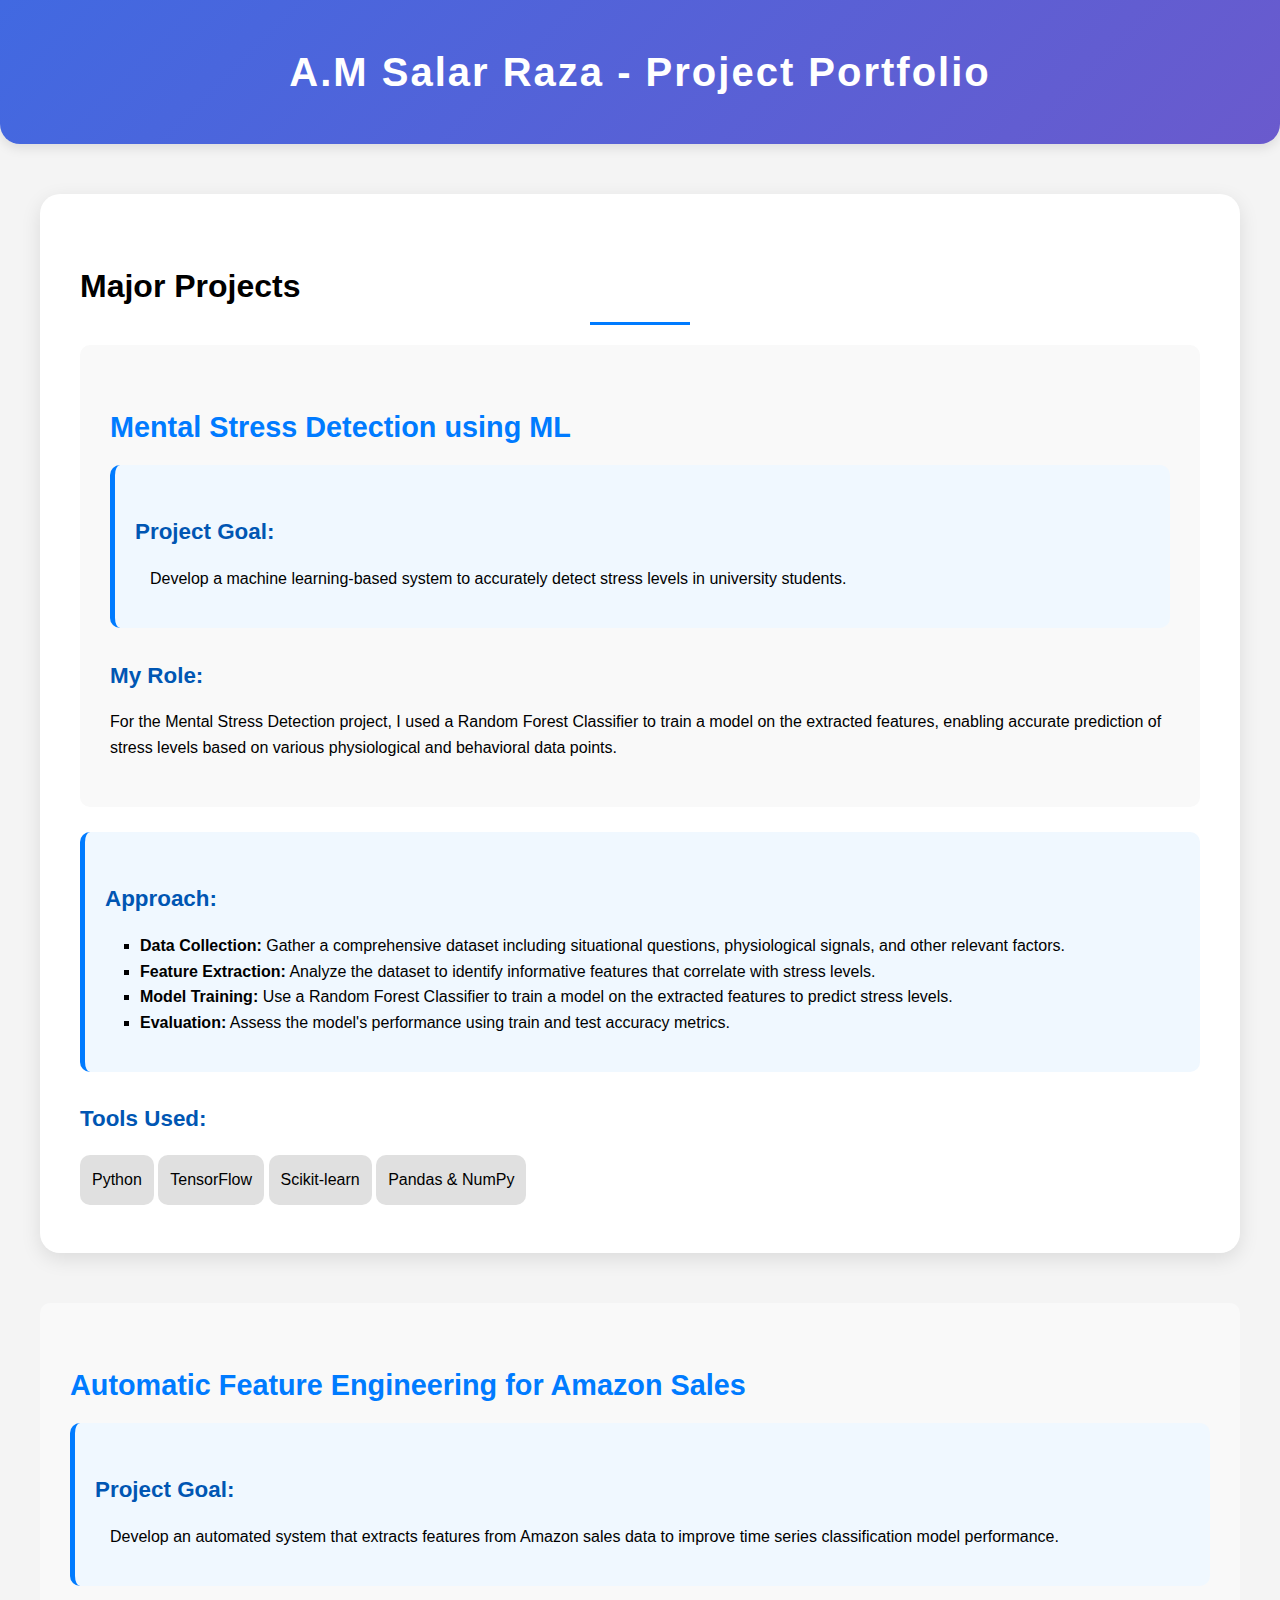
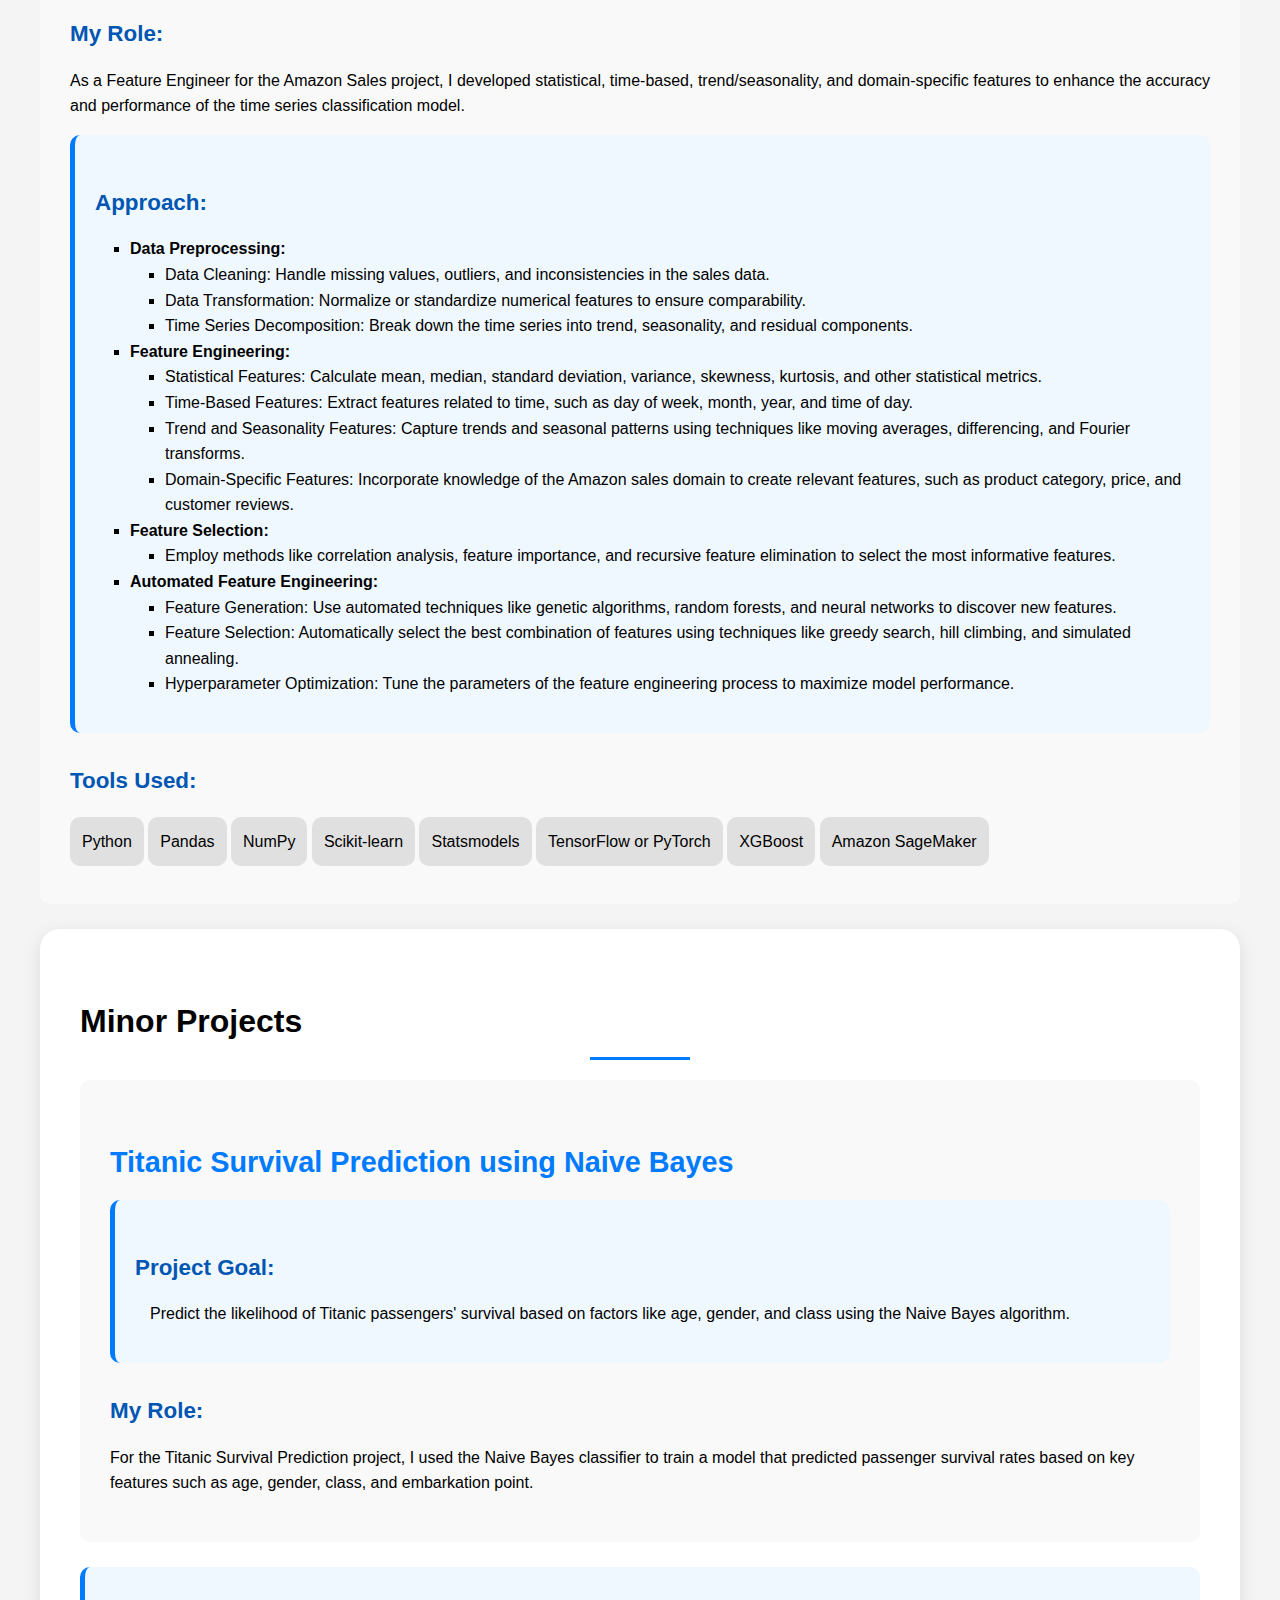
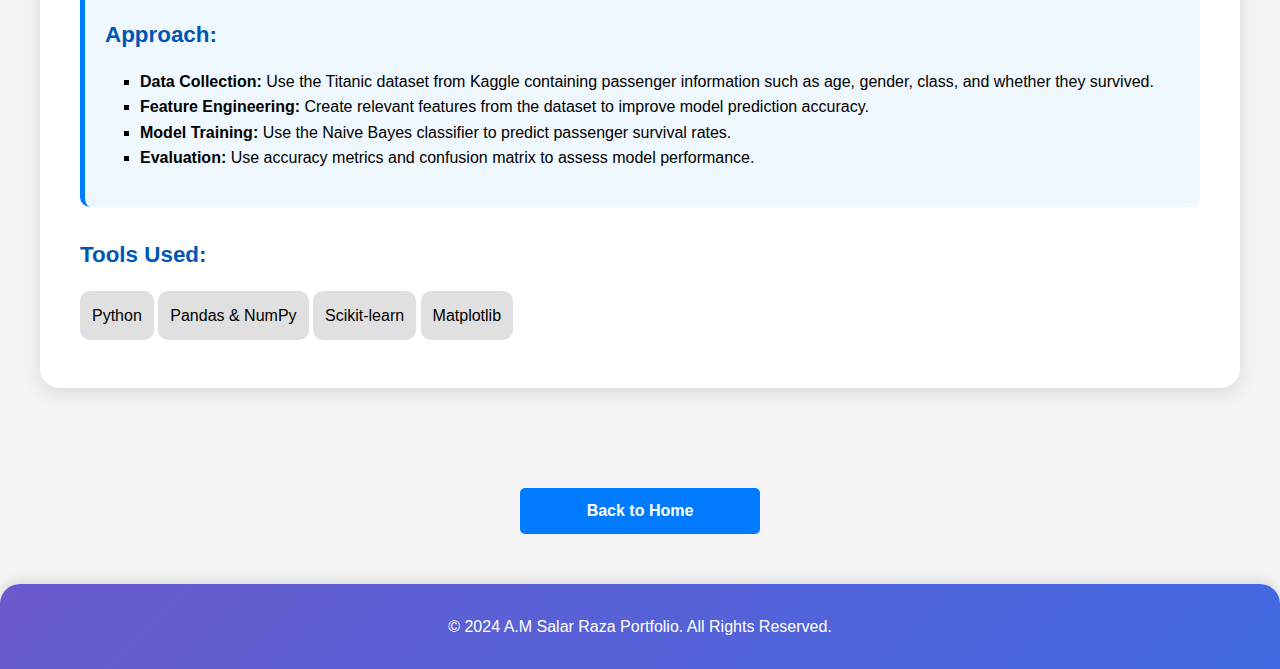
<file: myprojects.html>
<!DOCTYPE html>
<html lang="en">

<head>
    <meta charset="UTF-8">
    <meta name="viewport" content="width=device-width, initial-scale=1.0">
    <title>Project Portfolio - A.M Salar Raza</title>
    <link rel="stylesheet" href="styles2.css">
</head>
<body>

    <header>
        <h1>A.M Salar Raza - Project Portfolio</h1>
    </header>

    <main>
        <!-- Major Projects Section -->
        <section id="majorProjects">
            <h2>Major Projects</h2>
            <!-- Project: Mental Stress Detection using ML -->
            <div class="project">
                <h3>Mental Stress Detection using ML</h3>

                <!-- Project Goal Section -->
                <div class="project-goal">
                    <h4>Project Goal:</h4>
                    <p>Develop a machine learning-based system to accurately detect stress levels in university students.</p>
                </div>
                <div class="My-Role"></div>
                    <h4>My Role:</h4>
                    <p>For the Mental Stress Detection project, I used a Random Forest Classifier to train a model on the extracted features, enabling accurate prediction of stress levels based on various physiological and behavioral data points.</p>
                </div>

                <!-- Project Approach Section -->
                <div class="project-approach">
                    <h4>Approach:</h4>
                    <ul>
                        <li><strong>Data Collection:</strong> Gather a comprehensive dataset including situational questions, physiological signals, and other relevant factors.</li>
                        <li><strong>Feature Extraction:</strong> Analyze the dataset to identify informative features that correlate with stress levels.</li>
                        <li><strong>Model Training:</strong> Use a Random Forest Classifier to train a model on the extracted features to predict stress levels.</li>
                        <li><strong>Evaluation:</strong> Assess the model's performance using train and test accuracy metrics.</li>
                    </ul>
                </div>

                <!-- Tools Used Section -->
                <h4>Tools Used:</h4>
                <ul class="tools-list">
                    <li>Python</li>
                    <li>TensorFlow</li>
                    <li>Scikit-learn</li>
                    <li>Pandas & NumPy</li>
                </ul>
            </div>
        </section>

        <div class="project">
            <h3>Automatic Feature Engineering for Amazon Sales</h3>

            <!-- Project Goal Section -->
            <div class="project-goal">
                <h4>Project Goal:</h4>
                <p>Develop an automated system that extracts features from Amazon sales data to improve time series classification model performance.</p>
            </div>
            <div class="My-Role">
                <h4>My Role:</h4>
                <p>As a Feature Engineer for the Amazon Sales project, I developed statistical, time-based, trend/seasonality, and domain-specific features to enhance the accuracy and performance of the time series classification model.</p>
            </div>

            <!-- Project Approach Section -->
            <div class="project-approach">
                <h4>Approach:</h4>
                <ul>
                    <li><strong>Data Preprocessing:</strong>
                        <ul>
                            <li>Data Cleaning: Handle missing values, outliers, and inconsistencies in the sales data.</li>
                            <li>Data Transformation: Normalize or standardize numerical features to ensure comparability.</li>
                            <li>Time Series Decomposition: Break down the time series into trend, seasonality, and residual components.</li>
                        </ul>
                    </li>
                    <li><strong>Feature Engineering:</strong>
                        <ul>
                            <li>Statistical Features: Calculate mean, median, standard deviation, variance, skewness, kurtosis, and other statistical metrics.</li>
                            <li>Time-Based Features: Extract features related to time, such as day of week, month, year, and time of day.</li>
                            <li>Trend and Seasonality Features: Capture trends and seasonal patterns using techniques like moving averages, differencing, and Fourier transforms.</li>
                            <li>Domain-Specific Features: Incorporate knowledge of the Amazon sales domain to create relevant features, such as product category, price, and customer reviews.</li>
                        </ul>
                    </li>
                    <li><strong>Feature Selection:</strong>
                        <ul>
                            <li>Employ methods like correlation analysis, feature importance, and recursive feature elimination to select the most informative features.</li>
                        </ul>
                    </li>
                    <li><strong>Automated Feature Engineering:</strong>
                        <ul>
                            <li>Feature Generation: Use automated techniques like genetic algorithms, random forests, and neural networks to discover new features.</li>
                            <li>Feature Selection: Automatically select the best combination of features using techniques like greedy search, hill climbing, and simulated annealing.</li>
                            <li>Hyperparameter Optimization: Tune the parameters of the feature engineering process to maximize model performance.</li>
                        </ul>
                    </li>
                </ul>
            </div>

            <!-- Tools Used Section -->
            <div class="project-tools">
                <h4>Tools Used:</h4>
                <ul class="tools-list">
                    <li>Python</li>
                    <li>Pandas</li>
                    <li>NumPy</li>
                    <li>Scikit-learn</li>
                    <li>Statsmodels</li>
                    <li>TensorFlow or PyTorch</li>
                    <li>XGBoost</li>
                    <li>Amazon SageMaker</li>
                </ul>
            </div>
        </div>
    </section>
    <section id="minorProject">
        <h2>Minor Projects</h2>
        <!-- Project: Titanic Survival Prediction -->
        <div class="project">
            <h3>Titanic Survival Prediction using Naive Bayes</h3>

            <!-- Project Goal Section -->
            <div class="project-goal">
                <h4>Project Goal:</h4>
                <p>Predict the likelihood of Titanic passengers' survival based on factors like age, gender, and class using the Naive Bayes algorithm.</p>
            </div>
            <div class="My-Role"></div>
                <h4>My Role:</h4>
                <p>For the Titanic Survival Prediction project, I used the Naive Bayes classifier to train a model that predicted passenger survival rates based on key features such as age, gender, class, and embarkation point.</p>
            </div>

            <!-- Project Approach Section -->
            <div class="project-approach">
                <h4>Approach:</h4>
                <ul>
                    <li><strong>Data Collection:</strong> Use the Titanic dataset from Kaggle containing passenger information such as age, gender, class, and whether they survived.</li>
                    <li><strong>Feature Engineering:</strong> Create relevant features from the dataset to improve model prediction accuracy.</li>
                    <li><strong>Model Training:</strong> Use the Naive Bayes classifier to predict passenger survival rates.</li>
                    <li><strong>Evaluation:</strong> Use accuracy metrics and confusion matrix to assess model performance.</li>
                </ul>
            </div>

            <!-- Tools Used Section -->
            <h4>Tools Used:</h4>
            <ul class="tools-list">
                <li>Python</li>
                <li>Pandas & NumPy</li>
                <li>Scikit-learn</li>
                <li>Matplotlib</li>
            </ul>
        </div>
    </section>

</main>
<a href="index.html" class="back-button" style="display: block; width: 200px; text-align: center; margin: 0 auto;">Back to Home</a>

</div>

<footer>
    <p>&copy; 2024 A.M Salar Raza Portfolio. All Rights Reserved.</p>
</footer>


</body>

</html>
</file>
<file: styles2.css>
/* Basic Page Styling */
body {
    font-family: 'Poppins', sans-serif;
    margin: 0;
    padding: 0;
    background-color: #f4f4f4;
    color: black;
    line-height: 1.6;
    font-size: 16px;
    scroll-behavior: smooth;
}

header {
    background: linear-gradient(135deg, #4169E1, #6A5ACD);
    color: white;
    padding: 40px 20px;
    text-align: center;
    box-shadow: 0 4px 12px rgba(0, 0, 0, 0.1);
    border-bottom-left-radius: 20px;
    border-bottom-right-radius: 20px;
}

header h1 {
    font-size: 2.5rem;
    margin: 0;
    letter-spacing: 2px;
}

main {
    margin: 30px auto;
    max-width: 1200px;
    padding: 20px;
}

/* Headings */
h1, h2, h3, h4 {
    font-weight: 600;
}

h2 {
    font-size: 2rem;
    margin-bottom: 20px;
    position: relative;
}

h2::after {
    content: '';
    display: block;
    width: 100px;
    height: 3px;
    background-color: #007BFF;
    margin: 10px auto;
}

h3 {
    font-size: 1.8rem;
    margin-bottom: 15px;
    color: #007BFF;
}

h4 {
    font-size: 1.4rem;
    color: #0056b3;
    margin-bottom: 10px;
}

/* Section Styling */
section {
    background-color: #fff;
    border-radius: 20px;
    padding: 40px;
    margin-bottom: 50px;
    box-shadow: 0 6px 20px rgba(0, 0, 0, 0.1);
    transition: all 0.3s ease-in-out;
}

section:hover {
    transform: translateY(-5px);
    box-shadow: 0 10px 25px rgba(0, 0, 0, 0.15);
}

.project {
    margin-bottom: 25px;
    transition: all 0.3s ease-in-out;
    padding: 30px;
    background-color: #f9f9f9;
    border-radius: 10px;
}

.project:hover {
    box-shadow: 0 8px 16px rgba(0, 0, 0, 0.15);
    transform: translateY(-5px);
}

/* Project Section Styling */
.project h4 {
    font-size: 1.4rem;
    color: #0056b3;
}

.project-goal,
.project-approach {
    background-color: #f0f8ff;
    border-left: 5px solid #007BFF;
    padding: 20px;
    border-radius: 10px;
    margin-bottom: 15px;
}

.project-goal p,
.project-approach ul {
    margin-left: 15px;
}

.project-approach ul {
    list-style-type: square;
    padding-left: 20px;
}

/* Tools List Styling */
ul.tools-list {
    list-style-type: none;
    padding: 0;
    margin: 0;
}

ul.tools-list li {
    background-color: #e0e0e0;
    margin: 8px 0;
    padding: 12px;
    border-radius: 10px;
    display: inline-block;
    font-size: 1rem;
}

/* Footer Styling */
footer {
    text-align: center;
    padding: 30px 20px;
    background: linear-gradient(135deg, #6A5ACD, #4169E1);
    color: white;
    border-top-left-radius: 20px;
    border-top-right-radius: 20px;
    margin-top: 50px;
    box-shadow: 0 -4px 12px rgba(0, 0, 0, 0.1);
}

footer p {
    margin: 0;
    font-size: 1rem;
}

/* Back Button Styling */
.back-button {
    display: inline-block;
    margin: 20px auto;
    padding: 10px 20px;
    background-color: #007BFF;
    color: white;
    text-decoration: none;
    border-radius: 5px;
    font-size: 1rem;
    font-weight: bold;
    transition: background-color 0.3s ease, transform 0.2s ease;
    text-align: center;
}

.back-button:hover {
    background-color: #0056b3;
    transform: translateY(-2px);
}

.back-button:active {
    transform: translateY(0);
}

/* Responsive Design */
@media screen and (max-width: 768px) {
    header {
        padding: 30px 15px;
    }

    main {
        padding: 15px;
    }

    h1 {
        font-size: 2rem;
    }

    h2 {
        font-size: 1.8rem;
    }

    section {
        padding: 30px;
    }

    .project {
        padding: 20px;
    }

    ul.tools-list li {
        font-size: 0.9rem;
    }
}
</file>
